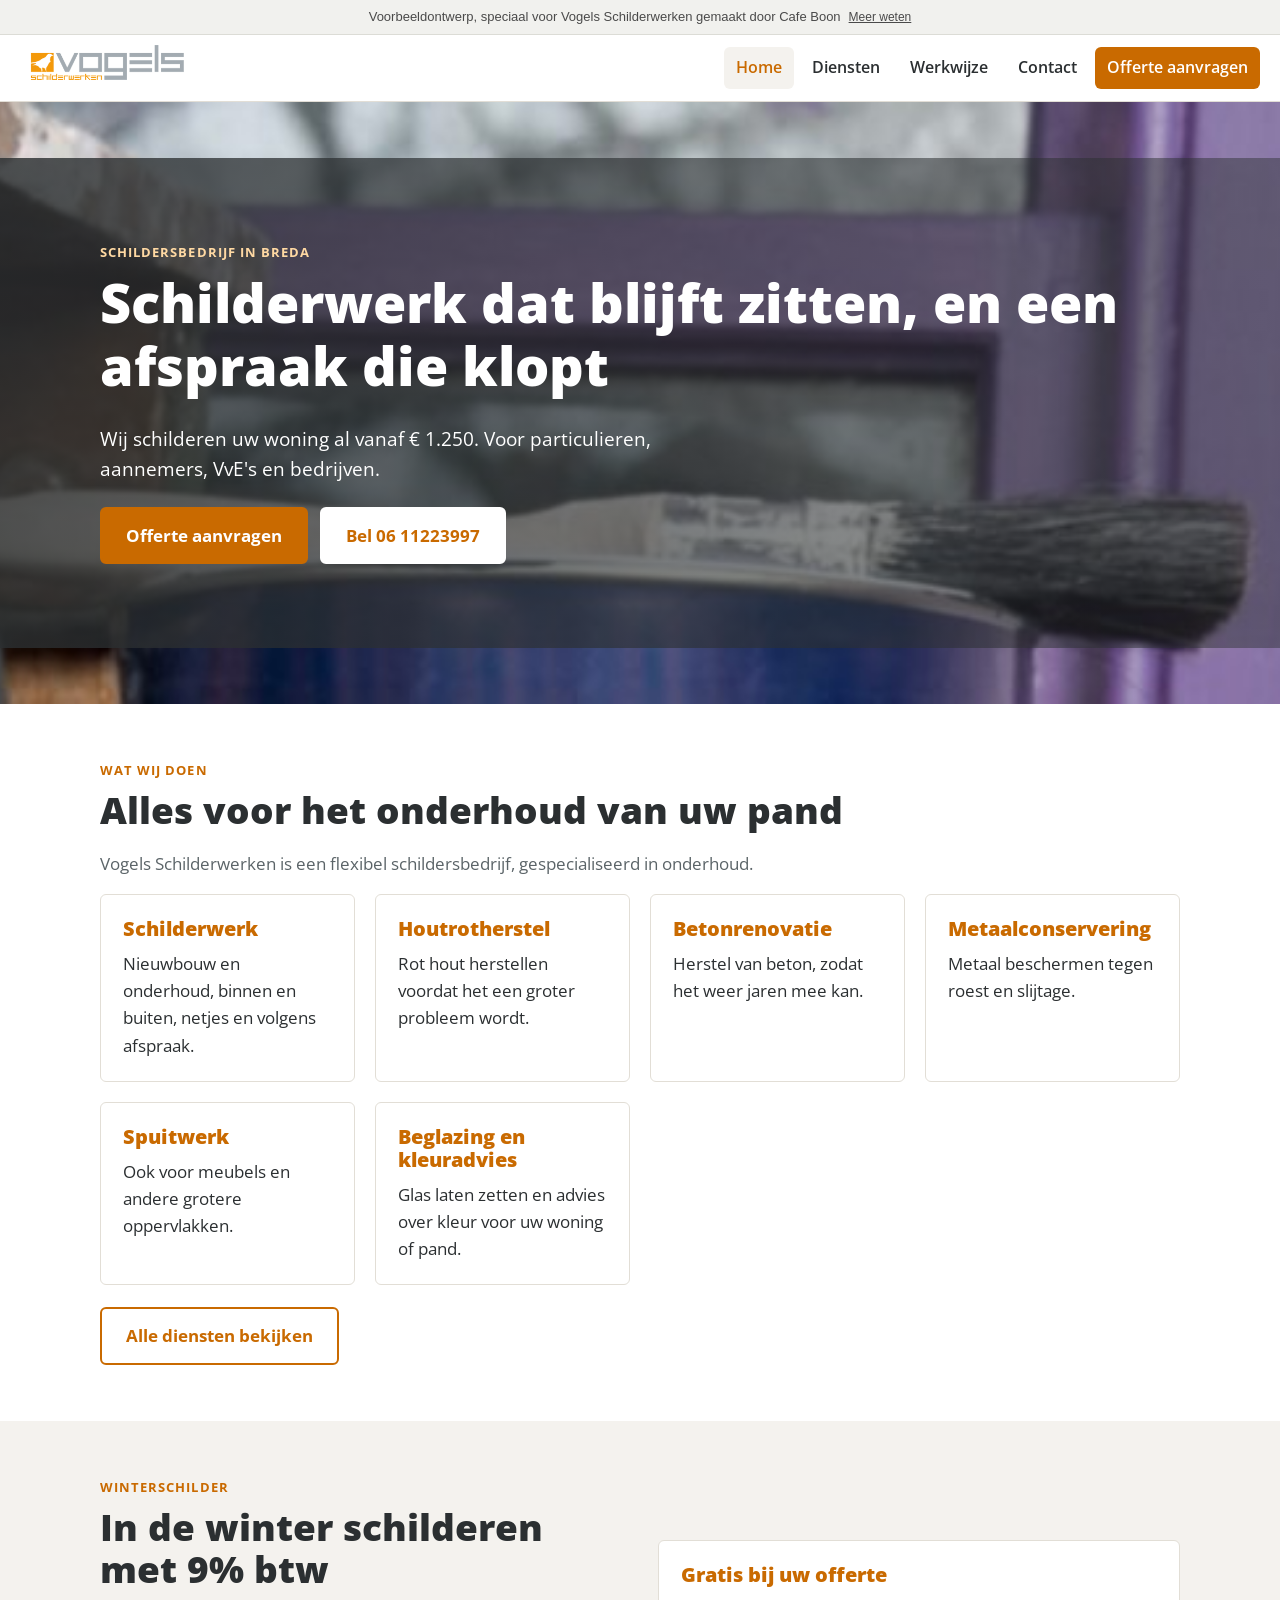
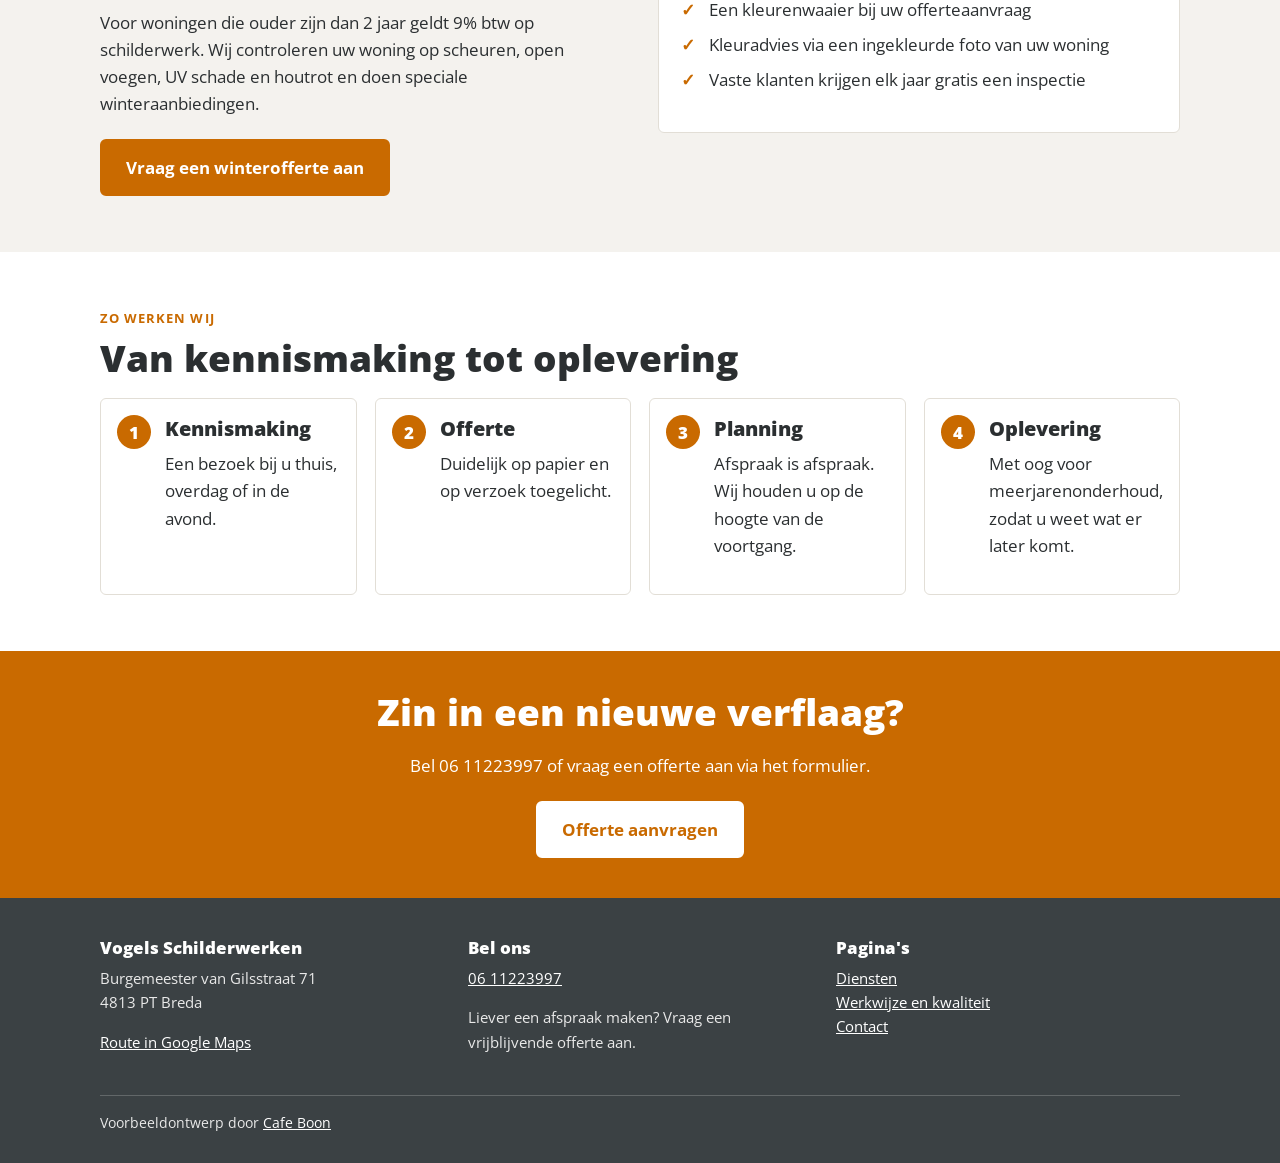
<file: index.html>
<!doctype html>
<html lang="nl">
<head>
<meta charset="utf-8">
<meta name="viewport" content="width=device-width, initial-scale=1">
<title>Vogels Schilderwerken Breda | Schilderwerk en onderhoud</title>
<meta name="description" content="Vogels Schilderwerken in Breda: schilderwerk, houtrotherstel, betonrenovatie en spuitwerk. Woning schilderen vanaf €&amp;nbsp;1.250.">
<meta name="robots" content="noindex">
<link rel="icon" href="images/favicon.png">
<meta property="og:title" content="Vogels Schilderwerken Breda | Schilderwerk en onderhoud">
<meta property="og:description" content="Vogels Schilderwerken in Breda: schilderwerk, houtrotherstel, betonrenovatie en spuitwerk. Woning schilderen vanaf €&amp;nbsp;1.250.">
<meta property="og:image" content="https://vogelsschilderwerken.cafeboon.com/images/og.jpg">
<meta property="og:type" content="website">
<link rel="preconnect" href="https://fonts.googleapis.com">
<link rel="preconnect" href="https://fonts.gstatic.com" crossorigin>
<link href="https://fonts.googleapis.com/css2?family=Open+Sans:wght@400;600;700;800&display=swap" rel="stylesheet">
<link rel="stylesheet" href="style.css">
</head>
<body>
<div class="vb-banner" role="note"><span>Voorbeeldontwerp, speciaal voor Vogels Schilderwerken gemaakt door Cafe Boon</span><a href="https://cafeboon.com">Meer weten</a></div>
<header class="top">
<a class="brand" href="index.html"><img src="images/logo.png" alt="Vogels Schilderwerken" height="46" width="175"></a>
<nav><a aria-current="page" href="index.html">Home</a><a href="aanbod.html">Diensten</a><a href="over.html">Werkwijze</a><a href="contact.html">Contact</a><a class="cta" href="contact.html#formulier">Offerte aanvragen</a></nav>
</header>
<main>
<section class="hero img" style="background-image:url(images/hero.jpg)"><div class="shade"><div class="wrap">
<p class="kicker" style="color:#ffd9a3">Schildersbedrijf in Breda</p>
<h1>Schilderwerk dat blijft zitten, en een afspraak die klopt</h1>
<p class="lead">Wij schilderen uw woning al vanaf €&nbsp;1.250. Voor particulieren, aannemers, VvE's en bedrijven.</p>
<div class="btns"><a class="btn" href="contact.html#formulier">Offerte aanvragen</a><a class="btn light" href="tel:+31611223997">Bel 06 11223997</a></div>
</div></div></section>
<section><div class="wrap"><p class="kicker">Wat wij doen</p><h2>Alles voor het onderhoud van uw pand</h2>
<p class="pgmeta">Vogels Schilderwerken is een flexibel schildersbedrijf, gespecialiseerd in onderhoud.</p>
<div class="grid"><div class="card"><h3>Schilderwerk</h3><p>Nieuwbouw en onderhoud, binnen en buiten, netjes en volgens afspraak.</p></div><div class="card"><h3>Houtrotherstel</h3><p>Rot hout herstellen voordat het een groter probleem wordt.</p></div><div class="card"><h3>Betonrenovatie</h3><p>Herstel van beton, zodat het weer jaren mee kan.</p></div><div class="card"><h3>Metaalconservering</h3><p>Metaal beschermen tegen roest en slijtage.</p></div><div class="card"><h3>Spuitwerk</h3><p>Ook voor meubels en andere grotere oppervlakken.</p></div><div class="card"><h3>Beglazing en kleuradvies</h3><p>Glas laten zetten en advies over kleur voor uw woning of pand.</p></div></div>
<div class="btns"><a class="btn alt" href="aanbod.html">Alle diensten bekijken</a></div></div></section>
<section class="alt"><div class="wrap split"><div><p class="kicker">Winterschilder</p><h2>In de winter schilderen met 9% btw</h2>
<p>Voor woningen die ouder zijn dan 2 jaar geldt 9% btw op schilderwerk. Wij controleren uw woning op scheuren, open voegen, UV schade en houtrot en doen speciale winteraanbiedingen.</p>
<div class="btns"><a class="btn" href="contact.html#formulier">Vraag een winterofferte aan</a></div></div>
<div class="card"><h3>Gratis bij uw offerte</h3><ul class="ticks"><li>Een kleurenwaaier bij uw offerteaanvraag</li><li>Kleuradvies via een ingekleurde foto van uw woning</li><li>Vaste klanten krijgen elk jaar gratis een inspectie</li></ul></div></div></section>
<section><div class="wrap"><p class="kicker">Zo werken wij</p><h2>Van kennismaking tot oplevering</h2>
<ol class="steps"><li><h3>Kennismaking</h3><p>Een bezoek bij u thuis, overdag of in de avond.</p></li><li><h3>Offerte</h3><p>Duidelijk op papier en op verzoek toegelicht.</p></li><li><h3>Planning</h3><p>Afspraak is afspraak. Wij houden u op de hoogte van de voortgang.</p></li><li><h3>Oplevering</h3><p>Met oog voor meerjarenonderhoud, zodat u weet wat er later komt.</p></li></ol></div></section>
<section class="band"><div class="wrap"><h2>Zin in een nieuwe verflaag?</h2><p>Bel 06 11223997 of vraag een offerte aan via het formulier.</p><div class="btns" style="justify-content:center"><a class="btn light" href="contact.html#formulier">Offerte aanvragen</a></div></div></section>
</main>
<footer>
<div class="wrap">
<div class="cols"><div><h3>Vogels Schilderwerken</h3><p>Burgemeester van Gilsstraat 71<br>4813 PT Breda</p><p><a href="https://www.google.com/maps/search/?api=1&query=Burgemeester+van+Gilsstraat+71+Breda">Route in Google Maps</a></p></div>
<div><h3>Bel ons</h3><p><a href="tel:+31611223997">06 11223997</a></p><p>Liever een afspraak maken? Vraag een vrijblijvende offerte aan.</p></div>
<div><h3>Pagina's</h3><p><a href="aanbod.html">Diensten</a><br><a href="over.html">Werkwijze en kwaliteit</a><br><a href="contact.html">Contact</a></p></div></div>
<div class="credit">Voorbeeldontwerp door <a href="https://cafeboon.com">Cafe Boon</a></div>
</div>
</footer>
<script>
document.querySelectorAll('form.vf').forEach(function(f){f.addEventListener('submit',function(e){e.preventDefault();var o=f.querySelector('.vf-ok');if(o){o.classList.add('show');o.scrollIntoView({block:'center'});}f.reset();});});
</script>
</body>
</html>
</file>
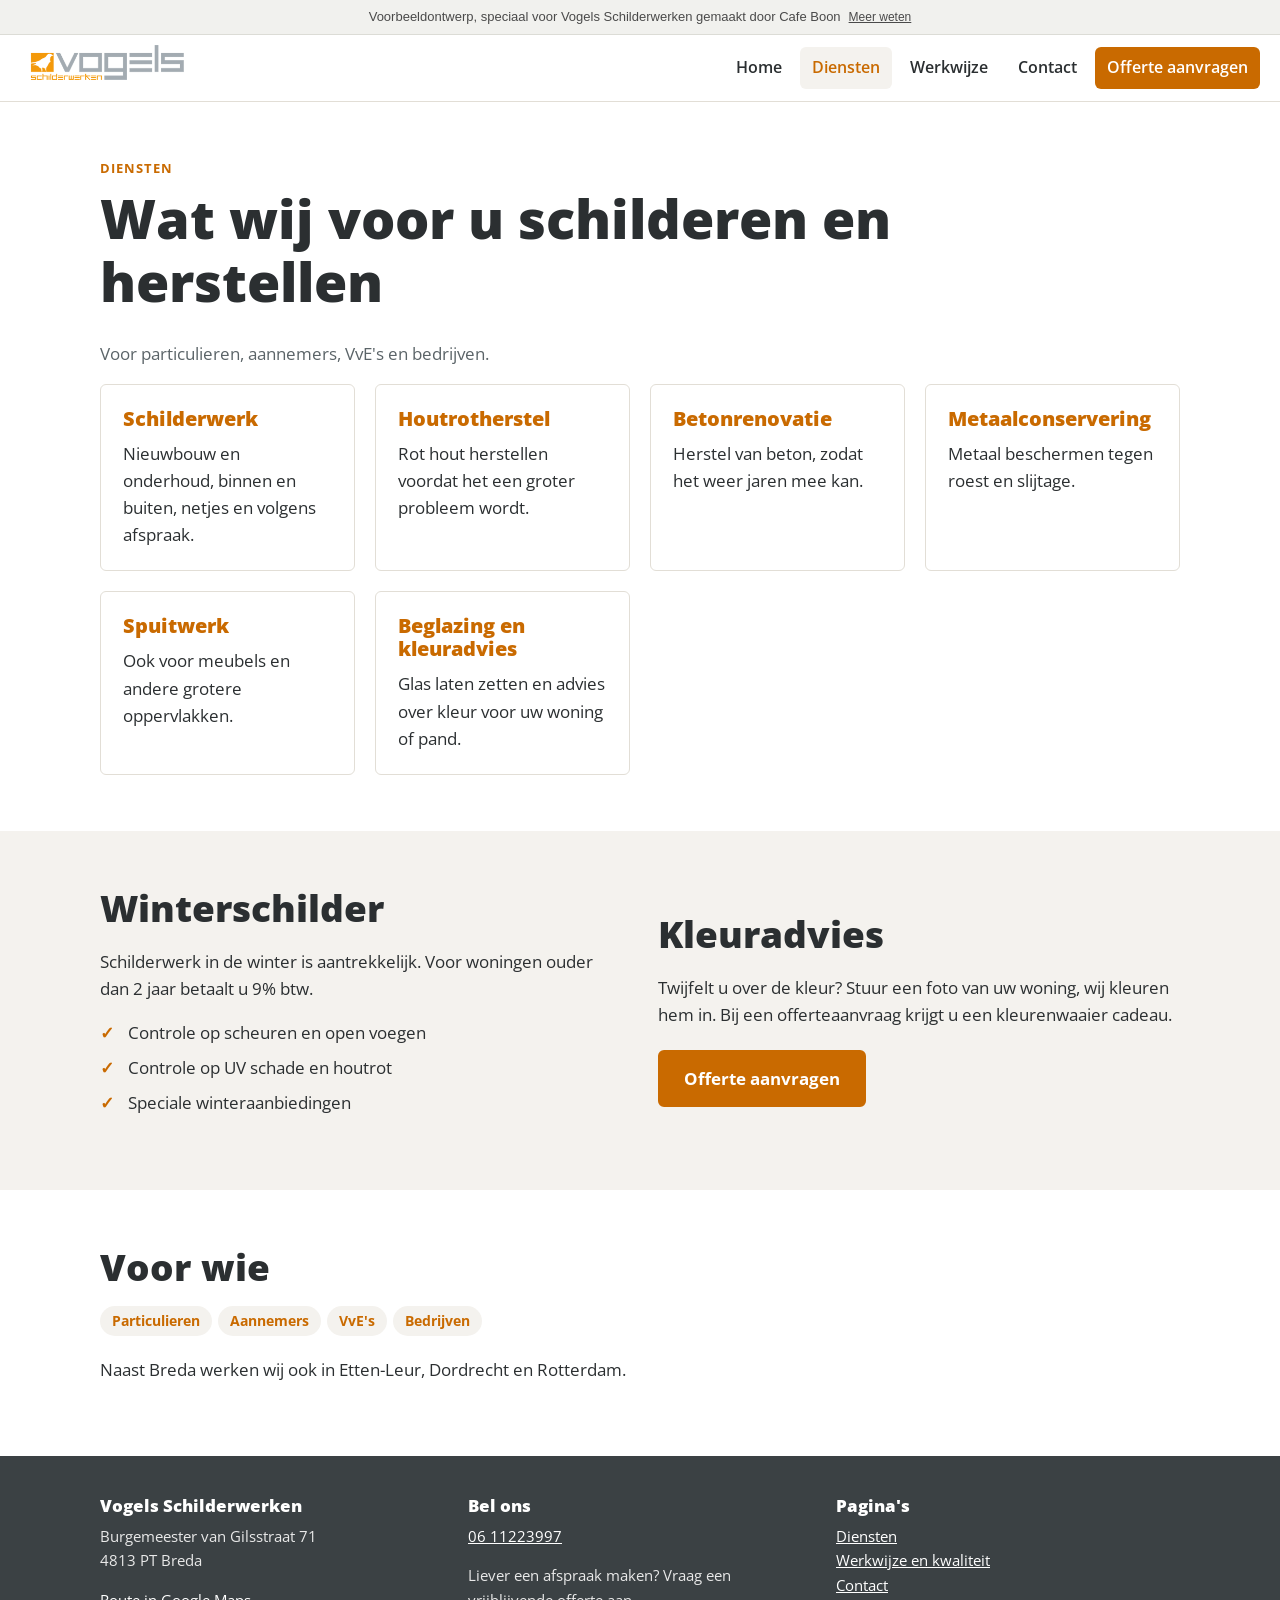
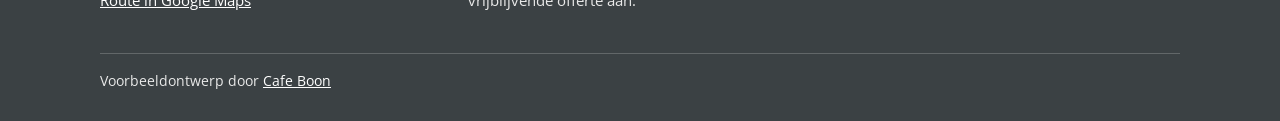
<file: aanbod.html>
<!doctype html>
<html lang="nl">
<head>
<meta charset="utf-8">
<meta name="viewport" content="width=device-width, initial-scale=1">
<title>Diensten | Vogels Schilderwerken Breda</title>
<meta name="description" content="Schilderwerk, houtrotherstel, betonrenovatie, metaalconservering, spuitwerk en kleuradvies in Breda.">
<meta name="robots" content="noindex">
<link rel="icon" href="images/favicon.png">
<meta property="og:title" content="Diensten | Vogels Schilderwerken Breda">
<meta property="og:description" content="Schilderwerk, houtrotherstel, betonrenovatie, metaalconservering, spuitwerk en kleuradvies in Breda.">
<meta property="og:image" content="https://vogelsschilderwerken.cafeboon.com/images/og.jpg">
<meta property="og:type" content="website">
<link rel="preconnect" href="https://fonts.googleapis.com">
<link rel="preconnect" href="https://fonts.gstatic.com" crossorigin>
<link href="https://fonts.googleapis.com/css2?family=Open+Sans:wght@400;600;700;800&display=swap" rel="stylesheet">
<link rel="stylesheet" href="style.css">
</head>
<body>
<div class="vb-banner" role="note"><span>Voorbeeldontwerp, speciaal voor Vogels Schilderwerken gemaakt door Cafe Boon</span><a href="https://cafeboon.com">Meer weten</a></div>
<header class="top">
<a class="brand" href="index.html"><img src="images/logo.png" alt="Vogels Schilderwerken" height="46" width="175"></a>
<nav><a href="index.html">Home</a><a aria-current="page" href="aanbod.html">Diensten</a><a href="over.html">Werkwijze</a><a href="contact.html">Contact</a><a class="cta" href="contact.html#formulier">Offerte aanvragen</a></nav>
</header>
<main>
<section><div class="wrap"><p class="kicker">Diensten</p><h1>Wat wij voor u schilderen en herstellen</h1>
<p class="pgmeta">Voor particulieren, aannemers, VvE's en bedrijven.</p><div class="grid"><div class="card"><h3>Schilderwerk</h3><p>Nieuwbouw en onderhoud, binnen en buiten, netjes en volgens afspraak.</p></div><div class="card"><h3>Houtrotherstel</h3><p>Rot hout herstellen voordat het een groter probleem wordt.</p></div><div class="card"><h3>Betonrenovatie</h3><p>Herstel van beton, zodat het weer jaren mee kan.</p></div><div class="card"><h3>Metaalconservering</h3><p>Metaal beschermen tegen roest en slijtage.</p></div><div class="card"><h3>Spuitwerk</h3><p>Ook voor meubels en andere grotere oppervlakken.</p></div><div class="card"><h3>Beglazing en kleuradvies</h3><p>Glas laten zetten en advies over kleur voor uw woning of pand.</p></div></div></div></section>
<section class="alt"><div class="wrap split"><div><h2>Winterschilder</h2><p>Schilderwerk in de winter is aantrekkelijk. Voor woningen ouder dan 2 jaar betaalt u 9% btw.</p>
<ul class="ticks"><li>Controle op scheuren en open voegen</li><li>Controle op UV schade en houtrot</li><li>Speciale winteraanbiedingen</li></ul></div>
<div><h2>Kleuradvies</h2><p>Twijfelt u over de kleur? Stuur een foto van uw woning, wij kleuren hem in. Bij een offerteaanvraag krijgt u een kleurenwaaier cadeau.</p><div class="btns"><a class="btn" href="contact.html#formulier">Offerte aanvragen</a></div></div></div></section>
<section><div class="wrap"><h2>Voor wie</h2><span class="pill">Particulieren</span><span class="pill">Aannemers</span><span class="pill">VvE's</span><span class="pill">Bedrijven</span>
<p style="margin-top:14px">Naast Breda werken wij ook in Etten-Leur, Dordrecht en Rotterdam.</p></div></section>
</main>
<footer>
<div class="wrap">
<div class="cols"><div><h3>Vogels Schilderwerken</h3><p>Burgemeester van Gilsstraat 71<br>4813 PT Breda</p><p><a href="https://www.google.com/maps/search/?api=1&query=Burgemeester+van+Gilsstraat+71+Breda">Route in Google Maps</a></p></div>
<div><h3>Bel ons</h3><p><a href="tel:+31611223997">06 11223997</a></p><p>Liever een afspraak maken? Vraag een vrijblijvende offerte aan.</p></div>
<div><h3>Pagina's</h3><p><a href="aanbod.html">Diensten</a><br><a href="over.html">Werkwijze en kwaliteit</a><br><a href="contact.html">Contact</a></p></div></div>
<div class="credit">Voorbeeldontwerp door <a href="https://cafeboon.com">Cafe Boon</a></div>
</div>
</footer>
<script>
document.querySelectorAll('form.vf').forEach(function(f){f.addEventListener('submit',function(e){e.preventDefault();var o=f.querySelector('.vf-ok');if(o){o.classList.add('show');o.scrollIntoView({block:'center'});}f.reset();});});
</script>
</body>
</html>
</file>
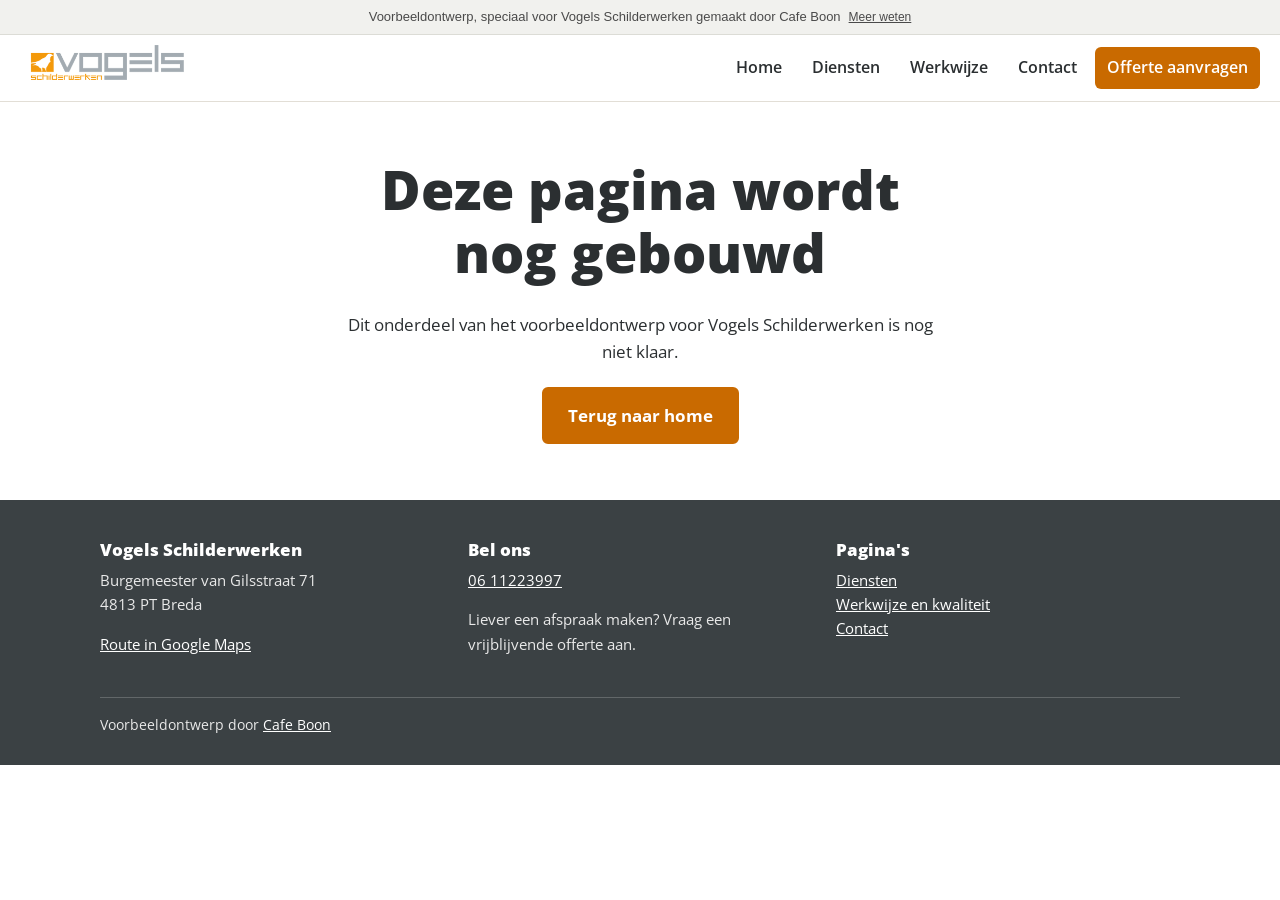
<file: binnenkort.html>
<!doctype html>
<html lang="nl">
<head>
<meta charset="utf-8">
<meta name="viewport" content="width=device-width, initial-scale=1">
<title>Binnenkort | Vogels Schilderwerken</title>
<meta name="description" content="Deze pagina wordt nog gebouwd.">
<meta name="robots" content="noindex">
<link rel="icon" href="images/favicon.png">
<meta property="og:title" content="Binnenkort | Vogels Schilderwerken">
<meta property="og:description" content="Deze pagina wordt nog gebouwd.">
<meta property="og:image" content="https://vogelsschilderwerken.cafeboon.com/images/og.jpg">
<meta property="og:type" content="website">
<link rel="preconnect" href="https://fonts.googleapis.com">
<link rel="preconnect" href="https://fonts.gstatic.com" crossorigin>
<link href="https://fonts.googleapis.com/css2?family=Open+Sans:wght@400;600;700;800&display=swap" rel="stylesheet">
<link rel="stylesheet" href="style.css">
</head>
<body>
<div class="vb-banner" role="note"><span>Voorbeeldontwerp, speciaal voor Vogels Schilderwerken gemaakt door Cafe Boon</span><a href="https://cafeboon.com">Meer weten</a></div>
<header class="top">
<a class="brand" href="index.html"><img src="images/logo.png" alt="Vogels Schilderwerken" height="46" width="175"></a>
<nav><a href="index.html">Home</a><a href="aanbod.html">Diensten</a><a href="over.html">Werkwijze</a><a href="contact.html">Contact</a><a class="cta" href="contact.html#formulier">Offerte aanvragen</a></nav>
</header>
<main>
<section><div class="wrap" style="text-align:center;max-width:640px">
<h1>Deze pagina wordt nog gebouwd</h1>
<p>Dit onderdeel van het voorbeeldontwerp voor Vogels Schilderwerken is nog niet klaar.</p>
<div class="btns" style="justify-content:center"><a class="btn" href="index.html">Terug naar home</a></div>
</div></section>
</main>
<footer>
<div class="wrap">
<div class="cols"><div><h3>Vogels Schilderwerken</h3><p>Burgemeester van Gilsstraat 71<br>4813 PT Breda</p><p><a href="https://www.google.com/maps/search/?api=1&query=Burgemeester+van+Gilsstraat+71+Breda">Route in Google Maps</a></p></div>
<div><h3>Bel ons</h3><p><a href="tel:+31611223997">06 11223997</a></p><p>Liever een afspraak maken? Vraag een vrijblijvende offerte aan.</p></div>
<div><h3>Pagina's</h3><p><a href="aanbod.html">Diensten</a><br><a href="over.html">Werkwijze en kwaliteit</a><br><a href="contact.html">Contact</a></p></div></div>
<div class="credit">Voorbeeldontwerp door <a href="https://cafeboon.com">Cafe Boon</a></div>
</div>
</footer>
<script>
document.querySelectorAll('form.vf').forEach(function(f){f.addEventListener('submit',function(e){e.preventDefault();var o=f.querySelector('.vf-ok');if(o){o.classList.add('show');o.scrollIntoView({block:'center'});}f.reset();});});
</script>
</body>
</html>
</file>
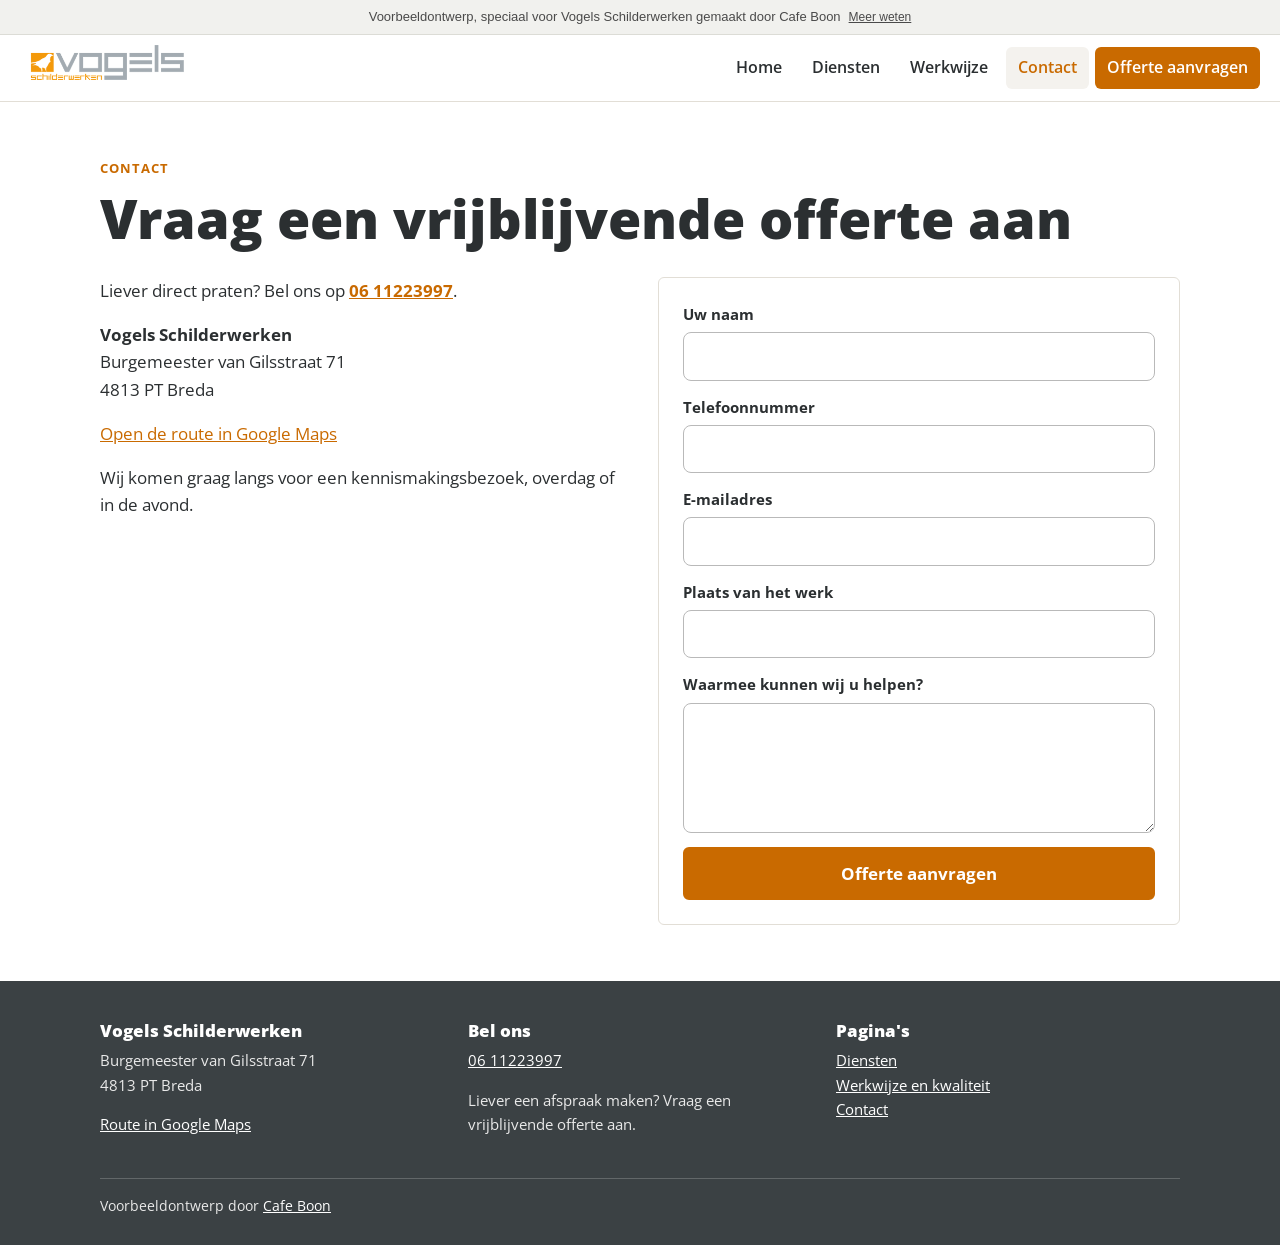
<file: contact.html>
<!doctype html>
<html lang="nl">
<head>
<meta charset="utf-8">
<meta name="viewport" content="width=device-width, initial-scale=1">
<title>Contact | Vogels Schilderwerken Breda</title>
<meta name="description" content="Bel 06 11223997 of vraag een offerte aan bij Vogels Schilderwerken, Burgemeester van Gilsstraat 71 in Breda.">
<meta name="robots" content="noindex">
<link rel="icon" href="images/favicon.png">
<meta property="og:title" content="Contact | Vogels Schilderwerken Breda">
<meta property="og:description" content="Bel 06 11223997 of vraag een offerte aan bij Vogels Schilderwerken, Burgemeester van Gilsstraat 71 in Breda.">
<meta property="og:image" content="https://vogelsschilderwerken.cafeboon.com/images/og.jpg">
<meta property="og:type" content="website">
<link rel="preconnect" href="https://fonts.googleapis.com">
<link rel="preconnect" href="https://fonts.gstatic.com" crossorigin>
<link href="https://fonts.googleapis.com/css2?family=Open+Sans:wght@400;600;700;800&display=swap" rel="stylesheet">
<link rel="stylesheet" href="style.css">
</head>
<body>
<div class="vb-banner" role="note"><span>Voorbeeldontwerp, speciaal voor Vogels Schilderwerken gemaakt door Cafe Boon</span><a href="https://cafeboon.com">Meer weten</a></div>
<header class="top">
<a class="brand" href="index.html"><img src="images/logo.png" alt="Vogels Schilderwerken" height="46" width="175"></a>
<nav><a href="index.html">Home</a><a href="aanbod.html">Diensten</a><a href="over.html">Werkwijze</a><a aria-current="page" href="contact.html">Contact</a><a class="cta" href="contact.html#formulier">Offerte aanvragen</a></nav>
</header>
<main>
<section><div class="wrap"><p class="kicker">Contact</p><h1>Vraag een vrijblijvende offerte aan</h1>
<div class="split" style="align-items:start"><div><p>Liever direct praten? Bel ons op <a href="tel:+31611223997"><strong>06 11223997</strong></a>.</p>
<p><strong>Vogels Schilderwerken</strong><br>Burgemeester van Gilsstraat 71<br>4813 PT Breda</p><p><a href="https://www.google.com/maps/search/?api=1&query=Burgemeester+van+Gilsstraat+71+Breda">Open de route in Google Maps</a></p>
<p>Wij komen graag langs voor een kennismakingsbezoek, overdag of in de avond.</p></div>
<div><form class="vf" id="formulier" action="#"><label>Uw naam<input type="text" name="naam"></label><label>Telefoonnummer<input type="tel" name="tel"></label><label>E-mailadres<input type="email" name="mail"></label><label>Plaats van het werk<input type="text" name="plaats"></label><label>Waarmee kunnen wij u helpen?<textarea name="bericht"></textarea></label><button class="btn" type="submit">Offerte aanvragen</button><div class="vf-ok" role="status">Dit is een voorbeeldsite van Cafe Boon. Er is niets verstuurd. Op de echte website komt uw bericht direct bij het bedrijf aan.</div></form></div></div></div></section>
</main>
<footer>
<div class="wrap">
<div class="cols"><div><h3>Vogels Schilderwerken</h3><p>Burgemeester van Gilsstraat 71<br>4813 PT Breda</p><p><a href="https://www.google.com/maps/search/?api=1&query=Burgemeester+van+Gilsstraat+71+Breda">Route in Google Maps</a></p></div>
<div><h3>Bel ons</h3><p><a href="tel:+31611223997">06 11223997</a></p><p>Liever een afspraak maken? Vraag een vrijblijvende offerte aan.</p></div>
<div><h3>Pagina's</h3><p><a href="aanbod.html">Diensten</a><br><a href="over.html">Werkwijze en kwaliteit</a><br><a href="contact.html">Contact</a></p></div></div>
<div class="credit">Voorbeeldontwerp door <a href="https://cafeboon.com">Cafe Boon</a></div>
</div>
</footer>
<script>
document.querySelectorAll('form.vf').forEach(function(f){f.addEventListener('submit',function(e){e.preventDefault();var o=f.querySelector('.vf-ok');if(o){o.classList.add('show');o.scrollIntoView({block:'center'});}f.reset();});});
</script>
</body>
</html>
</file>
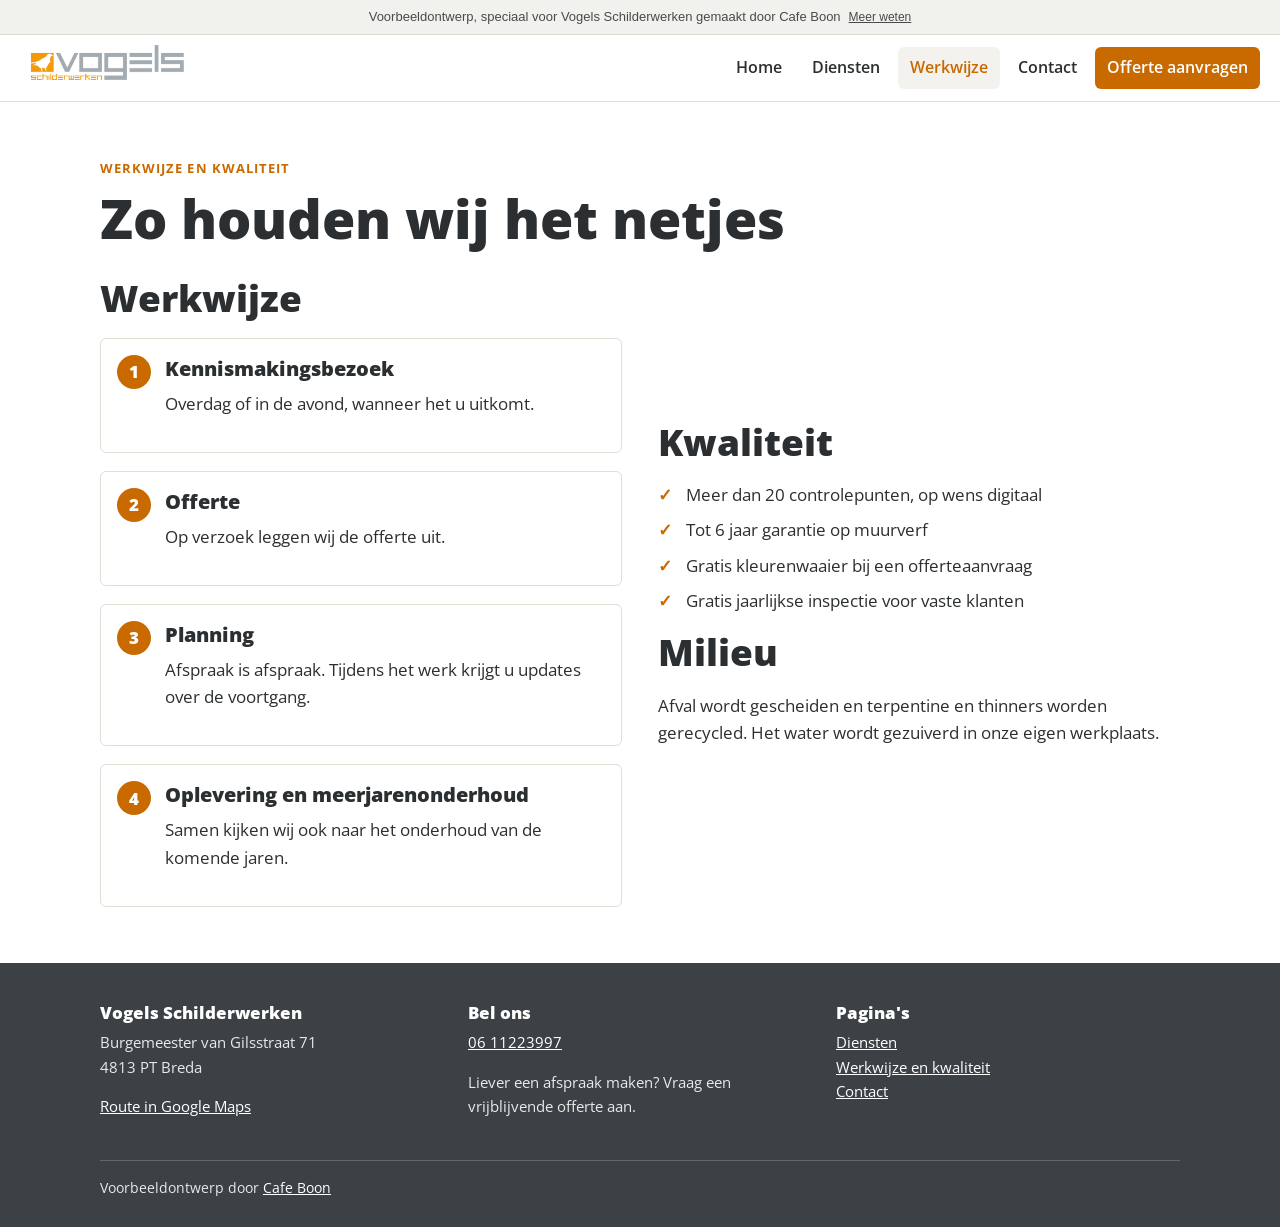
<file: over.html>
<!doctype html>
<html lang="nl">
<head>
<meta charset="utf-8">
<meta name="viewport" content="width=device-width, initial-scale=1">
<title>Werkwijze en kwaliteit | Vogels Schilderwerken</title>
<meta name="description" content="Hoe Vogels Schilderwerken werkt: kennismaking, offerte, planning en oplevering, met meer dan 20 controlepunten.">
<meta name="robots" content="noindex">
<link rel="icon" href="images/favicon.png">
<meta property="og:title" content="Werkwijze en kwaliteit | Vogels Schilderwerken">
<meta property="og:description" content="Hoe Vogels Schilderwerken werkt: kennismaking, offerte, planning en oplevering, met meer dan 20 controlepunten.">
<meta property="og:image" content="https://vogelsschilderwerken.cafeboon.com/images/og.jpg">
<meta property="og:type" content="website">
<link rel="preconnect" href="https://fonts.googleapis.com">
<link rel="preconnect" href="https://fonts.gstatic.com" crossorigin>
<link href="https://fonts.googleapis.com/css2?family=Open+Sans:wght@400;600;700;800&display=swap" rel="stylesheet">
<link rel="stylesheet" href="style.css">
</head>
<body>
<div class="vb-banner" role="note"><span>Voorbeeldontwerp, speciaal voor Vogels Schilderwerken gemaakt door Cafe Boon</span><a href="https://cafeboon.com">Meer weten</a></div>
<header class="top">
<a class="brand" href="index.html"><img src="images/logo.png" alt="Vogels Schilderwerken" height="46" width="175"></a>
<nav><a href="index.html">Home</a><a href="aanbod.html">Diensten</a><a aria-current="page" href="over.html">Werkwijze</a><a href="contact.html">Contact</a><a class="cta" href="contact.html#formulier">Offerte aanvragen</a></nav>
</header>
<main>
<section><div class="wrap"><p class="kicker">Werkwijze en kwaliteit</p><h1>Zo houden wij het netjes</h1>
<div class="split"><div><h2>Werkwijze</h2><ol class="steps" style="grid-template-columns:1fr"><li><h3>Kennismakingsbezoek</h3><p>Overdag of in de avond, wanneer het u uitkomt.</p></li><li><h3>Offerte</h3><p>Op verzoek leggen wij de offerte uit.</p></li><li><h3>Planning</h3><p>Afspraak is afspraak. Tijdens het werk krijgt u updates over de voortgang.</p></li><li><h3>Oplevering en meerjarenonderhoud</h3><p>Samen kijken wij ook naar het onderhoud van de komende jaren.</p></li></ol></div>
<div><h2>Kwaliteit</h2><ul class="ticks"><li>Meer dan 20 controlepunten, op wens digitaal</li><li>Tot 6 jaar garantie op muurverf</li><li>Gratis kleurenwaaier bij een offerteaanvraag</li><li>Gratis jaarlijkse inspectie voor vaste klanten</li></ul>
<h2>Milieu</h2><p>Afval wordt gescheiden en terpentine en thinners worden gerecycled. Het water wordt gezuiverd in onze eigen werkplaats.</p></div></div></div></section>
</main>
<footer>
<div class="wrap">
<div class="cols"><div><h3>Vogels Schilderwerken</h3><p>Burgemeester van Gilsstraat 71<br>4813 PT Breda</p><p><a href="https://www.google.com/maps/search/?api=1&query=Burgemeester+van+Gilsstraat+71+Breda">Route in Google Maps</a></p></div>
<div><h3>Bel ons</h3><p><a href="tel:+31611223997">06 11223997</a></p><p>Liever een afspraak maken? Vraag een vrijblijvende offerte aan.</p></div>
<div><h3>Pagina's</h3><p><a href="aanbod.html">Diensten</a><br><a href="over.html">Werkwijze en kwaliteit</a><br><a href="contact.html">Contact</a></p></div></div>
<div class="credit">Voorbeeldontwerp door <a href="https://cafeboon.com">Cafe Boon</a></div>
</div>
</footer>
<script>
document.querySelectorAll('form.vf').forEach(function(f){f.addEventListener('submit',function(e){e.preventDefault();var o=f.querySelector('.vf-ok');if(o){o.classList.add('show');o.scrollIntoView({block:'center'});}f.reset();});});
</script>
</body>
</html>
</file>
<file: style.css>
:root{--c1:#c96a00;--c2:#4b5357;--ink:#2b2f31;--mut:#5b6468;--bg:#fff;--soft:#f4f2ee;--line:#e2ded6;--onc1:#fff;--onc2:#fff;--hf:'Open Sans',Arial,sans-serif;--bf:'Open Sans',Arial,sans-serif}
*{box-sizing:border-box}
html{scroll-behavior:smooth}
body{margin:0;font-family:var(--bf);color:var(--ink);background:var(--bg);line-height:1.6;font-size:17px;-webkit-text-size-adjust:100%}
img{max-width:100%;height:auto;display:block}
a{color:var(--c1)}
h1,h2,h3{font-family:var(--hf);line-height:1.15;margin:0 0 .5em;font-weight:800;}
h1{font-size:clamp(2rem,5.5vw,3.4rem)}
h2{font-size:clamp(1.6rem,3.6vw,2.3rem)}
h3{font-size:1.25rem}
p{margin:0 0 1em}
.vb-banner{background:#f1f1ee;color:#4a4a4a;font:13px/1.4 Arial,Helvetica,sans-serif;padding:8px 16px;text-align:center;border-bottom:1px solid #dcdcd6}
.vb-banner a{color:#4a4a4a;margin-left:8px;text-decoration:underline;font-size:12px}
header.top{position:sticky;top:0;z-index:50;background:var(--bg);border-bottom:1px solid var(--line);display:flex;flex-wrap:wrap;align-items:center;justify-content:space-between;gap:8px 20px;padding:10px 20px}
.brand{display:flex;align-items:center;gap:10px;text-decoration:none;color:var(--ink);font-family:var(--hf);font-weight:700}
.brand img{height:46px;width:auto}
nav{display:flex;flex-wrap:wrap;gap:4px 6px}
nav a{padding:8px 12px;text-decoration:none;color:var(--ink);font-weight:600;border-radius:6px;font-size:16px}
nav a:hover,nav a[aria-current]{background:var(--soft);color:var(--c1)}
nav a.cta{background:var(--c1);color:var(--onc1)}
.wrap{max-width:1120px;margin:0 auto;padding:0 20px}
section{padding:56px 0}
section.alt{background:var(--soft)}
.btn{display:inline-block;background:var(--c1);color:var(--onc1);padding:13px 24px;border-radius:6px;text-decoration:none;font-weight:700;border:2px solid var(--c1);cursor:pointer;font-size:17px;font-family:var(--bf)}
.btn.alt{background:transparent;color:var(--c1)}
.btn.light{background:#fff;color:var(--c1);border-color:#fff}
.btns{display:flex;flex-wrap:wrap;gap:12px;margin-top:22px}
.hero{position:relative;color:var(--onc2);background:var(--c2)}
.hero.img{background-size:cover;background-position:center}
.hero .shade{background:linear-gradient(90deg,rgba(43,47,49,.82),rgba(43,47,49,.45));padding:84px 0}
.hero p.lead{font-size:1.2rem;max-width:640px}
.hero h1,.hero p{color:var(--onc2)}
.split{display:grid;grid-template-columns:1fr 1fr;gap:36px;align-items:center}
.split img{border-radius:6px;width:100%}
.grid{display:grid;grid-template-columns:repeat(auto-fit,minmax(250px,1fr));gap:20px}
.card{background:#fff;border:1px solid var(--line);border-radius:6px;padding:22px}
.card h3{color:var(--c1)}
.card p:last-child{margin-bottom:0}
.card img{border-radius:6px;margin-bottom:14px;width:100%;aspect-ratio:4/3;object-fit:cover}
.kicker{text-transform:uppercase;letter-spacing:.08em;font-size:.82rem;font-weight:700;color:var(--c1);margin-bottom:8px}
.steps{counter-reset:s;list-style:none;padding:0;margin:0;display:grid;grid-template-columns:repeat(auto-fit,minmax(220px,1fr));gap:18px}
.steps li{counter-increment:s;background:#fff;border:1px solid var(--line);border-radius:6px;padding:18px 18px 18px 64px;position:relative}
.steps li:before{content:counter(s);position:absolute;left:16px;top:16px;width:34px;height:34px;border-radius:50%;background:var(--c1);color:var(--onc1);display:flex;align-items:center;justify-content:center;font-weight:800}
.ticks{list-style:none;padding:0;margin:0 0 1em}
.ticks li{padding-left:28px;position:relative;margin-bottom:8px}
.ticks li:before{content:"\2713";position:absolute;left:0;color:var(--c1);font-weight:800}
table.t{width:100%;border-collapse:collapse;background:#fff;border:1px solid var(--line);border-radius:8px;overflow:hidden}
table.t th,table.t td{text-align:left;padding:11px 14px;border-bottom:1px solid var(--line)}
table.t th{background:var(--soft)}
.pgmeta{color:var(--mut)}
form.vf{display:grid;gap:14px;background:#fff;border:1px solid var(--line);border-radius:6px;padding:24px}
form.vf label{font-weight:700;display:grid;gap:6px;font-size:.95rem}
form.vf input,form.vf textarea,form.vf select{font:inherit;padding:11px 12px;border:1px solid #b9b9b9;border-radius:8px;width:100%;background:#fff}
form.vf textarea{min-height:130px}
.vf-ok{background:#e9f6ec;border:1px solid #8cc79a;color:#1d4a2a;padding:14px 16px;border-radius:8px;display:none}
.vf-ok.show{display:block}
.band{background:var(--c1);color:var(--onc1);padding:40px 0;text-align:center}
.band h2,.band p{color:var(--onc1)}
footer{background:#3b4144;color:#e9e9e9;padding:40px 0 28px;font-size:.95rem}
footer a{color:#fff}
footer .cols{display:grid;grid-template-columns:repeat(auto-fit,minmax(220px,1fr));gap:24px}
footer h3{color:#fff;font-size:1.05rem}
.credit{border-top:1px solid rgba(255,255,255,.2);margin-top:26px;padding-top:16px;font-size:.88rem}
.pill{display:inline-block;background:var(--soft);color:var(--c1);border-radius:999px;padding:4px 12px;font-size:.85rem;font-weight:700;margin:0 6px 6px 0}
@media(max-width:760px){
body{font-size:16px}
.split{grid-template-columns:1fr !important}
section{padding:40px 0}
.hero .shade{padding:48px 0}
header.top{padding:8px 12px}
nav a{padding:7px 10px;font-size:15px}
.btn{width:100%;text-align:center}
}
</file>
